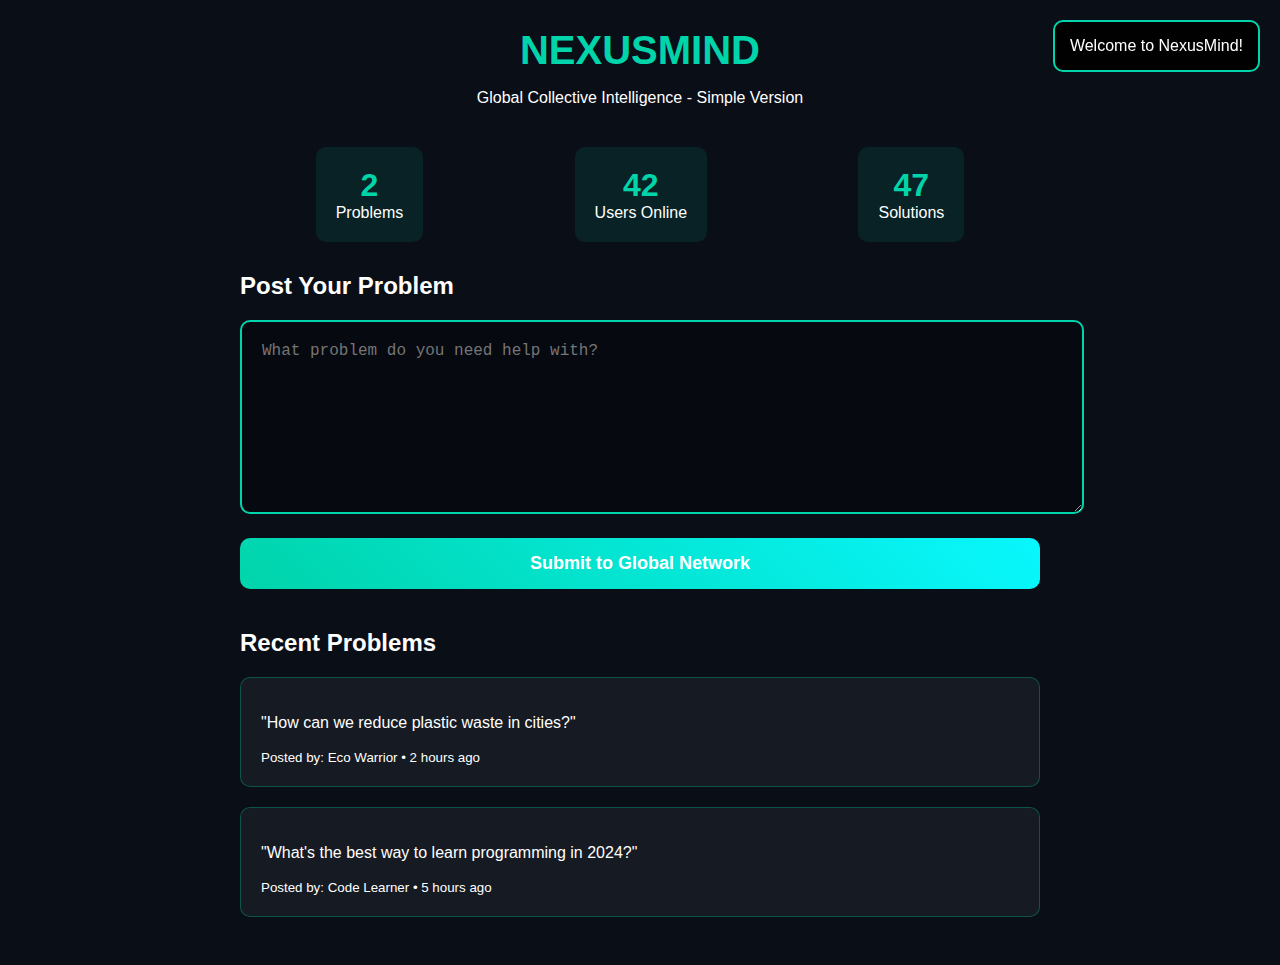
<file: simple.html>
<!DOCTYPE html>
<html lang="en">
<head>
    <meta charset="UTF-8">
    <meta name="viewport" content="width=device-width, initial-scale=1.0">
    <title>NexusMind | Simple Version</title>
    <style>
        body {
            background: #0a0e17;
            color: white;
            font-family: Arial, sans-serif;
            padding: 20px;
        }
        .container {
            max-width: 800px;
            margin: 0 auto;
        }
        .header {
            text-align: center;
            margin-bottom: 40px;
        }
        .logo {
            color: #00d4aa;
            font-size: 2.5rem;
            font-weight: bold;
            margin-bottom: 10px;
        }
        .problem-input {
            width: 100%;
            padding: 20px;
            background: rgba(0,0,0,0.3);
            border: 2px solid #00d4aa;
            border-radius: 10px;
            color: white;
            font-size: 16px;
            margin-bottom: 20px;
            min-height: 150px;
        }
        .submit-btn {
            background: linear-gradient(45deg, #00d4aa, #08f7fe);
            color: white;
            border: none;
            padding: 15px 30px;
            border-radius: 10px;
            font-size: 18px;
            font-weight: bold;
            cursor: pointer;
            width: 100%;
        }
        .problem-card {
            background: rgba(255,255,255,0.05);
            border: 1px solid rgba(0,212,170,0.3);
            border-radius: 10px;
            padding: 20px;
            margin-bottom: 20px;
        }
        .stats {
            display: flex;
            justify-content: space-around;
            margin: 30px 0;
        }
        .stat-box {
            text-align: center;
            padding: 20px;
            background: rgba(0,212,170,0.1);
            border-radius: 10px;
        }
        .stat-number {
            font-size: 2rem;
            color: #00d4aa;
            font-weight: bold;
        }
        .toast {
            position: fixed;
            top: 20px;
            right: 20px;
            background: rgba(0,0,0,0.9);
            border: 2px solid #00d4aa;
            padding: 15px;
            border-radius: 10px;
            color: white;
            display: none;
        }
    </style>
</head>
<body>
    <div class="container">
        <div class="header">
            <div class="logo">NEXUSMIND</div>
            <p>Global Collective Intelligence - Simple Version</p>
        </div>
        
        <div class="stats">
            <div class="stat-box">
                <div class="stat-number" id="problemCount">0</div>
                <div>Problems</div>
            </div>
            <div class="stat-box">
                <div class="stat-number" id="userCount">1</div>
                <div>Users Online</div>
            </div>
            <div class="stat-box">
                <div class="stat-number" id="solutionCount">0</div>
                <div>Solutions</div>
            </div>
        </div>
        
        <div>
            <h2>Post Your Problem</h2>
            <textarea class="problem-input" id="problemInput" placeholder="What problem do you need help with?"></textarea>
            <button class="submit-btn" onclick="submitProblem()">Submit to Global Network</button>
        </div>
        
        <div style="margin-top: 40px;">
            <h2>Recent Problems</h2>
            <div id="problemsContainer">
                <div class="problem-card">
                    <p>"How can we reduce plastic waste in cities?"</p>
                    <small>Posted by: Eco Warrior • 2 hours ago</small>
                </div>
                <div class="problem-card">
                    <p>"What's the best way to learn programming in 2024?"</p>
                    <small>Posted by: Code Learner • 5 hours ago</small>
                </div>
            </div>
        </div>
    </div>
    
    <div class="toast" id="toast"></div>
    
    <script>
        let problems = [
            {text: "How can we reduce plastic waste in cities?", user: "Eco Warrior", time: "2 hours ago"},
            {text: "What's the best way to learn programming in 2024?", user: "Code Learner", time: "5 hours ago"}
        ];
        
        function submitProblem() {
            const input = document.getElementById('problemInput');
            const text = input.value.trim();
            
            if (!text) {
                showToast('Please enter a problem', 'error');
                return;
            }
            
            showToast('Problem submitted successfully!', 'success');
            
            // Add to list
            problems.unshift({
                text: text,
                user: 'You',
                time: 'Just now'
            });
            
            updateProblems();
            updateStats();
            input.value = '';
        }
        
        function updateProblems() {
            const container = document.getElementById('problemsContainer');
            container.innerHTML = '';
            
            problems.forEach(problem => {
                const card = document.createElement('div');
                card.className = 'problem-card';
                card.innerHTML = `
                    <p>"${problem.text}"</p>
                    <small>Posted by: ${problem.user} • ${problem.time}</small>
                `;
                container.appendChild(card);
            });
        }
        
        function updateStats() {
            document.getElementById('problemCount').textContent = problems.length;
            document.getElementById('userCount').textContent = Math.floor(Math.random() * 100) + 1;
            document.getElementById('solutionCount').textContent = Math.floor(Math.random() * 50);
        }
        
        function showToast(message, type) {
            const toast = document.getElementById('toast');
            toast.textContent = message;
            toast.style.borderColor = type === 'success' ? '#00d4aa' : '#ff2e63';
            toast.style.display = 'block';
            
            setTimeout(() => {
                toast.style.display = 'none';
            }, 3000);
        }
        
        // Initialize
        updateStats();
        showToast('Welcome to NexusMind!', 'success');
    </script>
</body>
</html>
</file>
